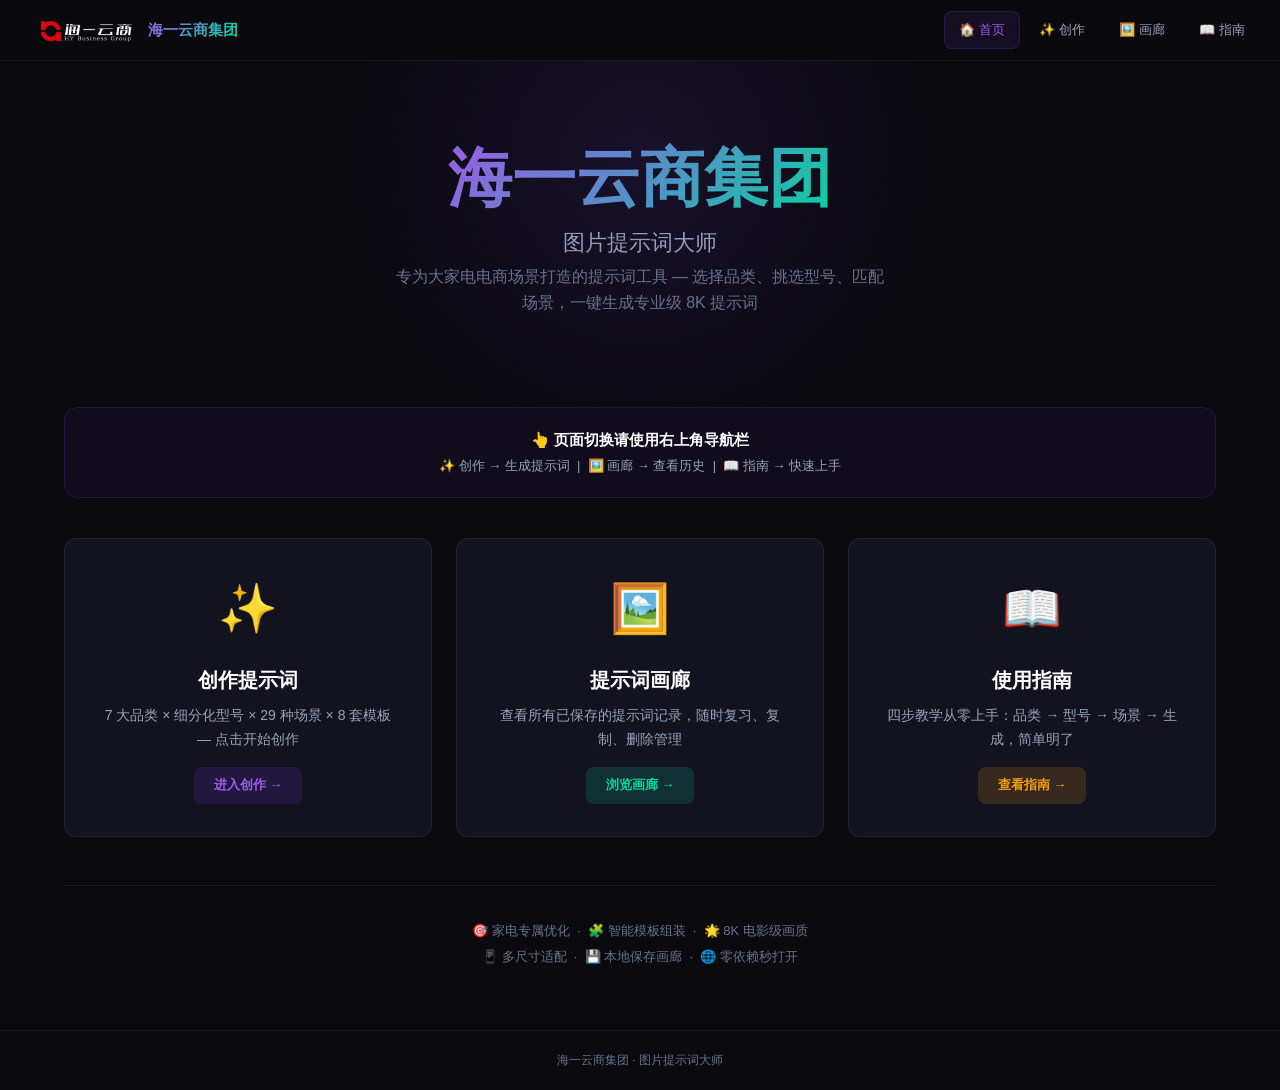
<file: index.html>
<!DOCTYPE html>
<html lang="zh-CN">
<head>
<meta charset="UTF-8">
<meta name="viewport" content="width=device-width,initial-scale=1.0">
<title>海一云商集团 — 图片提示词大师</title>
<style>/* 海一云商集团 - 图片提示词大师 样式表 */
:root {
  --bg: #0A0A0F;
  --surface: #131320;
  --border: rgba(255,255,255,0.06);
  --text: #E2E8F0;
  --text2: #94A3B8;
  --text3: #64748B;
  --violet: #7C3AED;
  --violet2: #9B5DE5;
  --teal: #06D6A0;
  --red: #EF4444;
  --amber: #F59E0B;
}
* { margin:0; padding:0; box-sizing:border-box; }
body {
  font-family: -apple-system, BlinkMacSystemFont, 'Segoe UI', 'PingFang SC', 'Microsoft YaHei', sans-serif;
  background: var(--bg);
  color: var(--text);
  min-height: 100vh;
  line-height: 1.6;
}
::-webkit-scrollbar { width:6px; }
::-webkit-scrollbar-track { background:transparent; }
::-webkit-scrollbar-thumb { background:rgba(124,58,237,0.3); border-radius:3px; }

/* === NAV === */
.nav { position:fixed; top:0; left:0; right:0; z-index:100; background:rgba(10,10,15,0.85); backdrop-filter:blur(20px); border-bottom:1px solid var(--border); }
.nav-inner { max-width:1400px; margin:0 auto; padding:0 20px; display:flex; align-items:center; justify-content:space-between; height:60px; }
.nav-logo { display:flex; align-items:center; gap:10px; text-decoration:none; }
.nav-logo img { height:32px; width:auto; }
.nav-logo span { font-size:15px; font-weight:700; background:linear-gradient(135deg, var(--violet2), var(--teal)); -webkit-background-clip:text; -webkit-text-fill-color:transparent; }
.nav-links { display:flex; gap:4px; }
.nav-link { display:inline-flex; align-items:center; gap:4px; padding:8px 14px; border-radius:8px; font-size:13px; font-weight:500; text-decoration:none; color:var(--text2); transition:all 0.2s; border:1px solid transparent; cursor:pointer; }
.nav-link:hover { color:var(--text); background:rgba(255,255,255,0.04); }
.nav-link.active { color:var(--violet2); background:rgba(124,58,237,0.1); border-color:rgba(124,58,237,0.2); }
.nav-link .icon { font-size:14px; }

/* === PAGES === */
.page { display:none; min-height:100vh; padding-top:60px; }
.page.active { display:block; }

/* === HERO/LANDING === */
.hero { position:relative; padding:80px 20px 60px; text-align:center; overflow:hidden; }
.hero::before { content:''; position:absolute; top:-200px; left:50%; transform:translateX(-50%); width:600px; height:600px; background:radial-gradient(circle, rgba(124,58,237,0.12) 0%, transparent 70%); }
.hero-badge { display:inline-flex; align-items:center; gap:8px; padding:6px 16px; border-radius:20px; background:rgba(19,19,32,0.6); border:1px solid var(--border); font-size:13px; color:var(--text2); margin-bottom:24px; }
.hero-badge .dot { width:8px; height:8px; border-radius:50%; background:var(--teal); animation:pulse 2s infinite; }
@keyframes pulse { 0%,100%{opacity:1} 50%{opacity:0.3} }
.hero h1 { font-size:clamp(28px,6vw,64px); font-weight:800; margin-bottom:8px; line-height:1.2; }
.hero h1 .white { color:#fff; }
.hero h1 .gradient { background:linear-gradient(135deg, var(--violet2), var(--teal)); -webkit-background-clip:text; -webkit-text-fill-color:transparent; }
.hero p.sub { font-size:clamp(15px,2.5vw,22px); color:var(--text2); margin-bottom:4px; }
.hero p.desc { font-size:clamp(13px,2vw,16px); color:var(--text3); max-width:500px; margin:0 auto 32px; }
.hero-actions { display:flex; flex-direction:row; justify-content:center; gap:16px; flex-wrap:wrap; margin-bottom:40px; }
.hero-actions .nav-icon { width:56px; height:56px; display:flex; align-items:center; justify-content:center; border-radius:14px; font-size:24px; text-decoration:none; background:var(--surface); border:1px solid var(--border); transition:all 0.25s; }
.hero-actions .nav-icon:hover { border-color:rgba(124,58,237,0.4); background:rgba(124,58,237,0.08); transform:translateY(-2px); }
.hero-pics { display:grid; grid-template-columns:repeat(3,1fr); gap:12px; max-width:700px; margin:0 auto; }
.hero-pic { border-radius:14px; aspect-ratio:4/3; border:1px solid var(--border); background:var(--surface); display:flex; align-items:center; justify-content:center; font-size:36px; opacity:0.5; }

/* === BUTTONS === */
.btn { display:inline-flex; align-items:center; gap:6px; padding:10px 24px; border-radius:10px; font-size:14px; font-weight:600; cursor:pointer; border:none; transition:all 0.25s; text-decoration:none; }
.btn-gradient { background:linear-gradient(135deg, var(--violet), #6D28D9); color:#fff; box-shadow:0 4px 20px rgba(124,58,237,0.3); }
.btn-gradient:hover { transform:translateY(-1px); box-shadow:0 6px 30px rgba(124,58,237,0.5); }
.btn-outline { background:rgba(255,255,255,0.04); border:1px solid var(--border); color:var(--text); }
.btn-outline:hover { background:rgba(255,255,255,0.08); }
.btn-sm { padding:6px 14px; font-size:12px; border-radius:7px; }
.btn-xs { padding:4px 10px; font-size:11px; border-radius:6px; }
.btn-icon { padding:8px; border-radius:8px; background:rgba(255,255,255,0.04); border:1px solid var(--border); color:var(--text2); cursor:pointer; font-size:16px; }

/* === CARDS === */
.card { background:var(--surface); border:1px solid var(--border); border-radius:12px; padding:16px; transition:all 0.25s; }
.card:hover { border-color:rgba(124,58,237,0.3); box-shadow:0 4px 20px rgba(124,58,237,0.08); }
.card-sm { padding:12px; border-radius:10px; }

/* === CREATE PAGE LAYOUT === */
.create-layout { display:grid; grid-template-columns:280px 1fr 380px; gap:16px; max-width:1500px; margin:0 auto; padding:16px 20px; min-height:calc(100vh - 140px); }
@media (max-width:1200px) { 
  .create-layout { grid-template-columns:260px 1fr; }
  .create-right { grid-column:1/-1; }
}
@media (max-width:768px) {
  .create-layout { grid-template-columns:1fr; }
}
.create-left, .create-mid, .create-right { display:flex; flex-direction:column; gap:12px; }

/* === TEMPLATE CARDS === */
.tpl-item { cursor:pointer; background:var(--surface); border:1px solid var(--border); border-radius:10px; padding:12px; margin-bottom:8px; transition:all 0.25s; }
.tpl-item:hover { border-color:rgba(124,58,237,0.3); }
.tpl-item.selected { border-color:var(--violet2); background:rgba(124,58,237,0.08); box-shadow:0 0 20px rgba(124,58,237,0.1); }
.tpl-item .tpl-header { display:flex; align-items:flex-start; gap:8px; }
.tpl-item .tpl-icon { font-size:18px; flex-shrink:0; }
.tpl-item .tpl-name { font-size:13px; font-weight:600; color:var(--text); }
.tpl-item.selected .tpl-name { color:var(--violet2); }
.tpl-item .tpl-desc { font-size:11px; color:var(--text3); margin-top:4px; }
.tpl-item .tpl-tag { display:inline-block; padding:2px 6px; border-radius:4px; font-size:10px; margin-right:4px; }
.tpl-item .tpl-tag.rec { background:rgba(6,214,160,0.1); color:var(--teal); border:1px solid rgba(6,214,160,0.2); }

/* === FORM === */
.form-group { margin-bottom:12px; }
.form-label { display:block; font-size:12px; color:var(--text2); margin-bottom:4px; font-weight:500; }
.form-input, .form-textarea { width:100%; padding:10px 12px; background:rgba(255,255,255,0.03); border:1px solid var(--border); border-radius:8px; color:var(--text); font-size:13px; font-family:inherit; outline:none; transition:border 0.2s; resize:none; }
.form-input:focus, .form-textarea:focus { border-color:rgba(124,58,237,0.5); box-shadow:0 0 0 3px rgba(124,58,237,0.08); background:rgba(255,255,255,0.05); }
.form-input::placeholder, .form-textarea::placeholder { color:var(--text3); }
.form-textarea { min-height:80px; }

/* === STYLE TAGS === */
.style-tags { display:flex; flex-wrap:wrap; gap:6px; }
.style-tag { padding:6px 12px; border-radius:6px; font-size:11px; cursor:pointer; border:1px solid var(--border); background:rgba(255,255,255,0.02); color:var(--text3); transition:all 0.2s; }
.style-tag:hover { border-color:rgba(255,255,255,0.12); color:var(--text2); }
.style-tag.active { background:rgba(124,58,237,0.12); border-color:rgba(124,58,237,0.3); color:var(--violet2); }

/* === GENERIC TAGS (品类/场景/氛围) === */
.tags { display:flex; flex-wrap:wrap; gap:8px; }
.tag { display:inline-flex; align-items:center; gap:4px; padding:8px 14px; border-radius:8px; font-size:13px; cursor:pointer; border:1px solid var(--border); background:rgba(255,255,255,0.03); color:var(--text2); transition:all 0.2s; user-select:none; }
.tag:hover { border-color:rgba(255,255,255,0.15); background:rgba(255,255,255,0.05); color:var(--text); }
.tag.active { background:rgba(124,58,237,0.12); border-color:rgba(124,58,237,0.35); color:var(--violet2); }

/* === RATIO TAGS === */
.ratio-tags { display:flex; flex-wrap:wrap; gap:6px; }
.ratio-tag { padding:6px 10px; border-radius:6px; font-size:11px; font-family:monospace; cursor:pointer; border:1px solid var(--border); background:rgba(255,255,255,0.02); color:var(--text3); transition:all 0.2s; }
.ratio-tag:hover { border-color:rgba(255,255,255,0.12); color:var(--text2); }
.ratio-tag.active { background:rgba(124,58,237,0.12); border-color:rgba(124,58,237,0.3); color:var(--violet2); }

/* === PROMPT PREVIEW === */
.prompt-box { background:rgba(0,0,0,0.3); border:1px solid var(--border); border-radius:10px; padding:14px; min-height:200px; max-height:400px; overflow-y:auto; font-size:13px; color:var(--text); white-space:pre-wrap; line-height:1.8; font-family:inherit; }
.prompt-box.empty { display:flex; align-items:center; justify-content:center; color:var(--text3); font-size:13px; min-height:200px; }
.prompt-stats { display:flex; gap:16px; font-size:11px; color:var(--text3); margin-top:8px; }
.prompt-edit { width:100%; background:rgba(0,0,0,0.3); border:1px solid var(--border); border-radius:10px; padding:14px; min-height:200px; font-size:13px; line-height:1.8; color:var(--text); resize:vertical; font-family:inherit; outline:none; }
.prompt-edit:focus { border-color:rgba(124,58,237,0.5); box-shadow:0 0 0 3px rgba(124,58,237,0.08); }
.prompt-placeholder { background:rgba(0,0,0,0.3); border:1px solid var(--border); border-radius:10px; padding:40px 14px; text-align:center; color:var(--text3); font-size:13px; min-height:200px; display:flex; align-items:center; justify-content:center; }

/* === IMAGE DISPLAY === */
.img-display { background:var(--surface); border:1px solid var(--border); border-radius:12px; overflow:hidden; }
.img-display .placeholder { display:flex; flex-direction:column; align-items:center; justify-content:center; padding:40px; color:var(--text3); }
.img-display .placeholder .icon { font-size:48px; margin-bottom:12px; }
.img-display img { width:100%; display:block; }
.img-actions { display:flex; gap:8px; padding:10px; background:rgba(0,0,0,0.5); }

/* === GALLERY === */
.gallery-grid { display:grid; grid-template-columns:repeat(auto-fill,minmax(260px,1fr)); gap:16px; max-width:1400px; margin:0 auto; padding:20px; }
.gallery-card { cursor:pointer; overflow:hidden; }
.gallery-card .thumb { aspect-ratio:4/3; background:rgba(0,0,0,0.3); overflow:hidden; }
.gallery-card .thumb img { width:100%; height:100%; object-fit:cover; transition:transform 0.3s; }
.gallery-card:hover .thumb img { transform:scale(1.05); }
.gallery-card .info { padding:10px; }
.gallery-card .info .prompt { font-size:11px; color:var(--text3); line-height:1.4; display:-webkit-box; -webkit-line-clamp:2; -webkit-box-orient:vertical; overflow:hidden; }
.gallery-card .info .date { font-size:10px; color:var(--text3); margin-top:4px; }
.gallery-empty { text-align:center; padding:80px 20px; }

/* === GUIDE === */
.guide-steps { display:grid; grid-template-columns:repeat(auto-fit,minmax(280px,1fr)); gap:16px; max-width:1200px; margin:0 auto; padding:20px; }
.guide-step { padding:24px; }
.guide-step .step-num { width:40px; height:40px; border-radius:10px; background:rgba(124,58,237,0.15); display:flex; align-items:center; justify-content:center; font-size:14px; font-weight:700; color:var(--violet2); margin-bottom:12px; }
.guide-step h3 { font-size:16px; margin-bottom:8px; }
.guide-step p { font-size:13px; color:var(--text2); line-height:1.6; }
.guide-step ul { margin-top:12px; padding-left:16px; }
.guide-step li { font-size:12px; color:var(--text3); margin-bottom:4px; }
.guide-title { text-align:center; padding:40px 20px 20px; }

/* === MODAL === */
.modal-overlay { position:fixed; inset:0; z-index:200; background:rgba(0,0,0,0.6); backdrop-filter:blur(4px); display:flex; align-items:center; justify-content:center; padding:20px; }
.modal-content { background:var(--surface); border:1px solid var(--border); border-radius:16px; max-width:700px; width:100%; max-height:80vh; overflow-y:auto; }
.modal-header { display:flex; align-items:center; justify-content:space-between; padding:16px 20px; border-bottom:1px solid var(--border); }
.modal-header h3 { font-size:15px; }
.modal-close { background:none; border:none; color:var(--text2); cursor:pointer; font-size:20px; padding:4px; }
.modal-body { padding:20px; }
.modal-body img { width:100%; border-radius:10px; margin-bottom:16px; }
.modal-body .mprompt { background:rgba(0,0,0,0.3); border-radius:10px; padding:12px; font-size:12px; color:var(--text3); white-space:pre-wrap; max-height:160px; overflow-y:auto; margin-bottom:12px; }

/* === SPINNER === */
.spinner { width:40px; height:40px; border:3px solid rgba(124,58,237,0.15); border-top-color:var(--violet2); border-radius:50%; animation:spin 0.8s linear infinite; margin:0 auto 12px; }
@keyframes spin { to{transform:rotate(360deg)} }
.gen-status { text-align:center; padding:30px; }

/* === TOAST === */
.toast { position:fixed; bottom:24px; left:50%; transform:translateX(-50%); background:var(--surface); border:1px solid var(--border); padding:10px 20px; border-radius:10px; font-size:13px; z-index:300; animation:toastIn 0.3s ease; }
@keyframes toastIn { from{opacity:0;transform:translateX(-50%) translateY(10px)} to{opacity:1;transform:translateX(-50%) translateY(0)} }

/* === FOOTER === */
.footer { border-top:1px solid var(--border); padding:20px; text-align:center; font-size:12px; color:var(--text3); }

/* === FEATURE CARDS === */
.feature-grid { align-items:stretch; }
.feature-grid .card { min-height:160px; height:100%; }
/* === RESPONSIVE === */
@media (max-width:640px) { .feature-grid { grid-template-columns:1fr!important; } }
@media (max-width:640px) {
  .nav-link span.label { display:none; }
  .nav-link { padding:8px 10px; }
  .hero { padding:60px 16px 40px; }
  .hero-pics { grid-template-columns:1fr; max-width:300px; }
  .guide-steps { grid-template-columns:1fr; }
  .gallery-grid { grid-template-columns:repeat(auto-fill,minmax(160px,1fr)); gap:10px; padding:12px; }
}
</style>
</head>
<body>
<nav class="nav"><div class="nav-inner">
<a href="javascript:void(0)" class="nav-logo" onclick="showPage('home')"><img src="[data-uri]" alt="海一云商集团"><span>海一云商集团</span></a>
<div class="nav-links"><span class="nav-link active" id="nav-home" style="cursor:pointer" onclick="showPage('home')">🏠 <span class="label">首页</span></span><span class="nav-link" id="nav-create" style="cursor:pointer" onclick="showPage('create')">✨ <span class="label">创作</span></span><span class="nav-link" id="nav-gallery" style="cursor:pointer" onclick="showPage('gallery')">🖼️ <span class="label">画廊</span></span><span class="nav-link" id="nav-guide" style="cursor:pointer" onclick="showPage('guide')">📖 <span class="label">指南</span></span></div></div></nav>
<div class="page active" id="page-home">
<div class="hero"><h1><span class="gradient">海一云商集团</span></h1><p class="sub">图片提示词大师</p><p class="desc">专为大家电电商场景打造的提示词工具 — 选择品类、挑选型号、匹配场景，一键生成专业级 8K 提示词</p></div>

<div style="max-width:1200px;margin:0 auto;padding:0 24px 60px">

<!-- 操作提示 -->
<div style="text-align:center;margin-bottom:40px;padding:20px;background:rgba(124,58,237,0.06);border:1px solid rgba(124,58,237,0.15);border-radius:14px">
<div style="font-size:15px;font-weight:600;color:#fff;margin-bottom:4px">👆 页面切换请使用右上角导航栏</div>
<div style="font-size:13px;color:var(--text2)">✨ 创作 → 生成提示词 &nbsp;|&nbsp; 🖼️ 画廊 → 查看历史 &nbsp;|&nbsp; 📖 指南 → 快速上手</div>
</div>

<!-- 三大入口 -->
<div style="display:grid;grid-template-columns:repeat(auto-fit,minmax(320px,1fr));gap:24px;margin-bottom:48px">

<div class="card" style="padding:32px;cursor:pointer;text-align:center;transition:all 0.3s" onclick="showPage('create')" onmouseover="this.style.borderColor='rgba(124,58,237,0.5)';this.style.transform='translateY(-4px)'" onmouseout="this.style.borderColor='rgba(255,255,255,0.06)';this.style.transform='translateY(0)'">
<div style="font-size:48px;margin-bottom:16px">✨</div>
<div style="font-size:20px;font-weight:700;margin-bottom:8px;color:#fff">创作提示词</div>
<div style="font-size:14px;color:var(--text2);line-height:1.7;margin-bottom:16px">7 大品类 × 细分化型号 × 29 种场景 × 8 套模板 — 点击开始创作</div>
<div style="display:inline-block;padding:8px 20px;background:rgba(124,58,237,0.15);color:var(--violet2);border-radius:8px;font-size:13px;font-weight:600">进入创作 →</div>
</div>

<div class="card" style="padding:32px;cursor:pointer;text-align:center;transition:all 0.3s" onclick="showPage('gallery')" onmouseover="this.style.borderColor='rgba(6,214,160,0.5)';this.style.transform='translateY(-4px)'" onmouseout="this.style.borderColor='rgba(255,255,255,0.06)';this.style.transform='translateY(0)'">
<div style="font-size:48px;margin-bottom:16px">🖼️</div>
<div style="font-size:20px;font-weight:700;margin-bottom:8px;color:#fff">提示词画廊</div>
<div style="font-size:14px;color:var(--text2);line-height:1.7;margin-bottom:16px">查看所有已保存的提示词记录，随时复习、复制、删除管理</div>
<div style="display:inline-block;padding:8px 20px;background:rgba(6,214,160,0.15);color:var(--teal);border-radius:8px;font-size:13px;font-weight:600">浏览画廊 →</div>
</div>

<div class="card" style="padding:32px;cursor:pointer;text-align:center;transition:all 0.3s" onclick="showPage('guide')" onmouseover="this.style.borderColor='rgba(245,158,11,0.5)';this.style.transform='translateY(-4px)'" onmouseout="this.style.borderColor='rgba(255,255,255,0.06)';this.style.transform='translateY(0)'">
<div style="font-size:48px;margin-bottom:16px">📖</div>
<div style="font-size:20px;font-weight:700;margin-bottom:8px;color:#fff">使用指南</div>
<div style="font-size:14px;color:var(--text2);line-height:1.7;margin-bottom:16px">四步教学从零上手：品类 → 型号 → 场景 → 生成，简单明了</div>
<div style="display:inline-block;padding:8px 20px;background:rgba(245,158,11,0.15);color:var(--amber);border-radius:8px;font-size:13px;font-weight:600">查看指南 →</div>
</div>

</div>

<!-- 亮点摘要 -->
<div style="text-align:center;padding-top:32px;border-top:1px solid var(--border)">
<div style="font-size:13px;color:var(--text3);line-height:2">
🎯 家电专属优化 &nbsp;·&nbsp; 🧩 智能模板组装 &nbsp;·&nbsp; 🌟 8K 电影级画质<br>
📱 多尺寸适配 &nbsp;·&nbsp; 💾 本地保存画廊 &nbsp;·&nbsp; 🌐 零依赖秒打开
</div>
</div>

</div></div>
<div class="page" id="page-create"><div class="create-layout">
<div><div class="card" style="margin-bottom:12px"><div style="display:flex;justify-content:space-between;align-items:center;margin-bottom:12px"><span style="font-size:13px;font-weight:600">📋 模板选择</span><div><button class="btn btn-xs btn-outline" onclick="selectAllTpl()">全选</button><button class="btn btn-xs btn-outline" onclick="deselectAllTpl()">取消</button></div></div><div id="tpl-list"></div></div><div class="card card-sm" style="margin-bottom:12px"><div style="font-size:11px;color:var(--text2);margin-bottom:8px">🎨 风格预设</div><div class="style-tags" id="style-tags"></div></div><div class="card card-sm"><div style="font-size:11px;color:var(--text2);margin-bottom:8px">📐 宽高比</div><div class="ratio-tags" id="ratio-tags"></div></div></div>
<div><div class="card"><div style="font-size:13px;font-weight:600;margin-bottom:12px;display:flex;align-items:center;gap:8px"><span style="background:rgba(124,58,237,0.12);color:var(--violet2);padding:2px 10px;border-radius:6px;font-size:11px">第一步</span> 选择产品品类</div><div class="tags" id="category-options" style="margin-bottom:4px"></div></div>
    
<div class="card"><div style="font-size:13px;font-weight:600;margin-bottom:12px;display:flex;align-items:center;gap:8px"><span style="background:rgba(124,58,237,0.12);color:var(--violet2);padding:2px 10px;border-radius:6px;font-size:11px">第二步</span> 选择产品类型</div><div id="type-options-row"></div><div id="type-detail"></div><div id="custom-product-row" style="display:none;margin-top:8px"><input class="form-input" id="inp-custom-product" placeholder="输入产品描述..." oninput="updateCustomProduct()"></div></div>

<div class="card"><div style="font-size:13px;font-weight:600;margin-bottom:12px;display:flex;align-items:center;gap:8px"><span style="background:rgba(124,58,237,0.12);color:var(--violet2);padding:2px 10px;border-radius:6px;font-size:11px">第三步</span> 选择场景环境</div><div class="tags" id="scene-options"></div><div id="custom-scene-row" style="display:none;margin-top:8px"><input class="form-input" id="inp-custom-scene" placeholder="输入场景描述..." oninput="updateCustomScene()"></div></div>

<div class="card"><div style="font-size:13px;font-weight:600;margin-bottom:12px;display:flex;align-items:center;gap:8px"><span style="background:rgba(124,58,237,0.12);color:var(--violet2);padding:2px 10px;border-radius:6px;font-size:11px">第四步</span> 选择氛围（可选）</div><div class="tags" id="mood-options"></div><div id="custom-mood-row" style="display:none;margin-top:8px"><input class="form-input" id="inp-custom-mood" placeholder="输入氛围描述..." oninput="updateCustomMood()"></div></div></div>
<div><div class="card" style="margin-bottom:12px"><div style="display:flex;justify-content:space-between;align-items:center;margin-bottom:12px"><span style="font-size:13px;font-weight:600">📝 提示词 <span style="font-size:10px;color:var(--text3)">（可编辑）</span></span><div><button class="btn btn-sm btn-outline" style="color:var(--violet2)" onclick="generatePrompt(false)">生成提示词</button><button class="btn btn-sm btn-outline" style="color:var(--teal)" onclick="generatePrompt(true)">⚡ 一键优化</button></div></div><div id="prompt-area"></div><div style="display:flex;gap:6px;margin-top:10px"><button class="btn btn-sm btn-outline" onclick="copyPrompt()">📋 复制提示词</button><button class="btn btn-sm btn-outline" onclick="clearPrompt()">🗑️ 清空</button><button class="btn btn-sm btn-outline" onclick="savePrompt()">💾 保存</button><span id="prompt-chars" style="font-size:11px;color:var(--text3);margin-left:auto;align-self:center"></span></div></div></div></div></div>
<div class="page" id="page-gallery"><div style="max-width:1400px;margin:0 auto;padding:16px 20px"><div style="display:flex;justify-content:space-between;align-items:center;margin-bottom:16px"><h2 style="font-size:22px">🖼️ 提示词画廊</h2><button class="btn btn-sm btn-gradient" onclick="showPage('create')">✨ 创作新提示词</button></div><div class="gallery-grid" id="gallery-grid"><div style="grid-column:1/-1;text-align:center;padding:80px 20px"><div style="font-size:64px;margin-bottom:16px">📝</div><h3>还没有保存的提示词</h3><p style="color:var(--text3);margin:12px 0 20px">前往创作页面生成提示词并保存</p><button class="btn btn-gradient" onclick="showPage('create')">✨ 开始创作</button></div></div></div></div>
<div class="page" id="page-guide"><div class="guide-container"><div class="guide-title"><h1 style="font-size:28px"><span class="gradient" style="background:linear-gradient(135deg,var(--violet2),var(--teal));-webkit-background-clip:text;-webkit-text-fill-color:transparent">快速使用指南</span></h1><p style="color:var(--text3);margin-top:8px">四步上手，轻松生成专业级家电电商提示词</p></div><div class="guide-steps"><div class="guide-step"><div class="step-num">1</div><h3>选择产品品类</h3><p style="font-size:13px;color:var(--text2);margin-top:8px">进入创作页面，从冰箱、空调、洗衣机等 7 大家电品类中选择目标品类。</p></div><div class="guide-step"><div class="step-num">2</div><h3>选择具体型号</h3><p style="font-size:13px;color:var(--text2);margin-top:8px">选定品类后，从细化列表中挑选具体型号，查看容量、功率、尺寸等参数。</p></div><div class="guide-step"><div class="step-num">3</div><h3>匹配场景氛围</h3><p style="font-size:13px;color:var(--text2);margin-top:8px">从 29 种场景和 14 种氛围中选择，让产品融入理想的使用环境。</p></div><div class="guide-step"><div class="step-num">4</div><h3>生成 & 优化提示词</h3><p style="font-size:13px;color:var(--text2);margin-top:8px">8 套模板自由组合，点击"生成提示词"或"一键优化"，即可获得可直接使用的专业提示词。</p></div></div><div style="text-align:center;padding:40px 20px;border-top:1px solid var(--border);margin-top:20px"><div style="font-size:18px;font-weight:600;margin-bottom:6px;color:#fff">👆 点击右上角「✨ 创作」开始</div><div style="font-size:13px;color:var(--text2)">选择品类 → 选择型号 → 匹配场景 → 生成提示词 → 复制使用</div></div></div></div>
<footer class="footer">海一云商集团 · 图片提示词大师</footer>
<script>// 海一云商集团 - 图片提示词大师（产品细化版）
// ===== 产品细化数据库 =====
var PRODUCT_CATEGORIES = [
  { id:'fridge', name:'冰箱', icon:'🧊', desc:'冰箱类产品' },
  { id:'ac', name:'空调', icon:'❄️', desc:'空调类产品' },
  { id:'washer', name:'洗衣机', icon:'🫧', desc:'洗衣类产品' },
  { id:'hood', name:'油烟机', icon:'💨', desc:'厨房电器' },
  { id:'tv', name:'电视', icon:'📺', desc:'影音电器' },
  { id:'water', name:'热水器', icon:'🔥', desc:'热水设备' },
  { id:'dish', name:'洗碗机', icon:'🍽️', desc:'清洁电器' },
  { id:'custom', name:'✏️ 自定义', icon:'✏️', desc:'自己输入任意产品' },
];

// 冰箱细化
var FRIDGE_TYPES = [
  { id:'side-by-side', name:'对开门冰箱', desc:'左右对开双门，大容量，适合大户型', size:'600L-800L', dims:'宽90-100cm × 高175-180cm × 深65-75cm' },
  { id:'french-4', name:'法式四门冰箱', desc:'上对开+下抽屉，分区精细，高端定位', size:'500L-700L', dims:'宽80-90cm × 高175-180cm × 深65-75cm' },
  { id:'french-5', name:'法式五门冰箱', desc:'上对开+双抽屉+变温室，极致分区', size:'550L-750L', dims:'宽85-95cm × 高175-180cm × 深70-78cm' },
  { id:'cross-4', name:'十字对开门', desc:'上冷藏下冷冻十字分割，中式厨房首选', size:'450L-650L', dims:'宽75-85cm × 高175-180cm × 深65-72cm' },
  { id:'twin', name:'双门冰箱', desc:'传统上下双门，经济实惠', size:'180L-350L', dims:'宽55-65cm × 高140-170cm × 深55-65cm' },
  { id:'triple', name:'三门冰箱', desc:'冷藏+冷冻+变温，家庭实用之选', size:'250L-400L', dims:'宽60-70cm × 高170-180cm × 深60-70cm' },
  { id:'mini', name:'迷你冰箱', desc:'单门小容量，宿舍办公室适用', size:'50L-120L', dims:'宽45-55cm × 高50-85cm × 深45-55cm' },
  { id:'wine', name:'酒柜/雪茄柜', desc:'恒温恒湿，专业储酒', size:'50-200瓶', dims:'宽60cm × 高80-180cm × 深55-65cm' },
  { id:'built-in', name:'嵌入式冰箱', desc:'隐藏式安装，与橱柜一体', size:'250L-600L', dims:'宽60/90cm标准柜体 × 高177cm × 深55cm' },
];

// 空调细化
var AC_TYPES = [
  { id:'split-wall', name:'壁挂式空调', desc:'挂机，卧室书房首选，不占地面', power:'1匹-2匹', dims:'内机宽80-100cm × 高30cm × 深20cm' },
  { id:'split-floor', name:'立柜式空调', desc:'柜机，客厅大空间，出风量大', power:'2匹-5匹', dims:'宽35-50cm × 高180cm × 深35-45cm' },
  { id:'central-duct', name:'风管机/一拖一', desc:'隐藏安装，美观大方', power:'1.5匹-5匹', dims:'吊顶隐藏，出风口60×15cm' },
  { id:'central-multi', name:'中央空调多联机', desc:'一拖多，全屋恒温', power:'4匹-20匹', dims:'外机大，内机隐藏于吊顶' },
  { id:'portable', name:'移动空调', desc:'免安装，可移动，租房适用', power:'1匹-2匹', dims:'宽35-45cm × 高70-80cm × 深35-45cm' },
  { id:'window', name:'窗式空调', desc:'一体机，老旧机型，安装简单', power:'1匹-2匹', dims:'宽60-80cm × 高40-50cm × 深60-70cm' },
];

// 洗衣机细化
var WASHER_TYPES = [
  { id:'front-10', name:'滚筒洗衣机10kg', desc:'主流大容量，省水护衣', capacity:'10kg', dims:'宽60cm × 高85cm × 深55-65cm' },
  { id:'front-12', name:'滚筒洗衣机12kg+', desc:'超大容量，床单窗帘轻松洗', capacity:'12-15kg', dims:'宽60cm × 高85cm × 深65-75cm' },
  { id:'front-mini', name:'迷你滚筒', desc:'小型滚筒，单身公寓适用', capacity:'3-6kg', dims:'宽40-50cm × 高70-85cm × 深45-55cm' },
  { id:'top-8', name:'波轮洗衣机8-10kg', desc:'上开门，取放方便，老人友好', capacity:'8-10kg', dims:'宽55-60cm × 高90-100cm × 深55-60cm' },
  { id:'top-mini', name:'波轮迷你洗衣机', desc:'小容量，内衣婴儿衣物专用', capacity:'1-3kg', dims:'宽35-45cm × 高50-70cm × 深35-45cm' },
  { id:'washer-dryer', name:'洗烘一体机', desc:'洗衣+烘干，节省空间', capacity:'8-12kg洗/5-8kg烘', dims:'宽60cm × 高85cm × 深60-70cm' },
  { id:'dryer-heat', name:'热泵烘干机', desc:'独立烘干，热泵节能，护理衣物', capacity:'8-12kg', dims:'宽60cm × 高85cm × 深60-70cm' },
  { id:'twin-tub', name:'双缸洗衣机', desc:'传统双桶，一边洗一边甩干', capacity:'8-12kg', dims:'宽70-80cm × 高90-100cm × 深45-50cm' },
  { id:'stacked', name:'洗烘叠放套装', desc:'洗衣机+烘干机上下叠放', capacity:'各10kg', dims:'宽60cm × 高170-180cm × 深65cm' },
];

// 油烟机细化
var HOOD_TYPES = [
  { id:'side-suction', name:'侧吸式油烟机', desc:'近吸不碰头，油烟不过脸', power:'20-25m³/min', dims:'宽70-90cm × 高50-70cm × 深35-45cm' },
  { id:'top-suction', name:'顶吸式/T型', desc:'传统欧式，拢烟范围广', power:'18-24m³/min', dims:'宽70-90cm × 高50-70cm × 深50-55cm' },
  { id:'slim-integrated', name:'集成灶', desc:'烟灶蒸烤一体，省空间', power:'17-22m³/min', dims:'宽90cm × 高80cm × 深60cm' },
  { id:'lift', name:'升降式油烟机', desc:'自动升降，隐藏美观', power:'19-23m³/min', dims:'宽70-90cm × 升降高度可调' },
];

// 电视细化
var TV_TYPES = [
  { id:'oled-55', name:'55英寸OLED电视', desc:'自发光，无限对比度', screen:'55英寸', dims:'宽122cm × 高71cm × 深5cm(不含底座)' },
  { id:'oled-65', name:'65英寸OLED电视', desc:'大屏OLED，影院级体验', screen:'65英寸', dims:'宽144cm × 高83cm × 深5cm' },
  { id:'oled-77', name:'77英寸OLED电视', desc:'巨幕OLED，极致沉浸', screen:'77英寸', dims:'宽172cm × 高99cm × 深5cm' },
  { id:'mini-65', name:'65英寸MiniLED', desc:'千级分区背光，高亮度', screen:'65英寸', dims:'宽144cm × 高83cm × 深8cm' },
  { id:'mini-75', name:'75英寸MiniLED', desc:'大屏高分区，旗舰之选', screen:'75英寸', dims:'宽167cm × 高96cm × 深8cm' },
  { id:'mini-85', name:'85英寸MiniLED', desc:'巨幕旗舰，影院级', screen:'85英寸', dims:'宽189cm × 高109cm × 深8cm' },
  { id:'lcd-55', name:'55英寸液晶电视', desc:'入门级大屏，性价比', screen:'55英寸', dims:'宽123cm × 高72cm × 深8cm' },
  { id:'projector', name:'4K激光投影仪', desc:'短焦投影，120英寸巨幕', screen:'100-150英寸可调', dims:'主机宽40-50cm × 高10-15cm × 深30-40cm' },
];

// 热水器细化
var WATER_TYPES = [
  { id:'gas-13', name:'燃气热水器13L', desc:'即开即热，适合一厨一卫', capacity:'13L/min', dims:'宽35cm × 高55cm × 深16cm' },
  { id:'gas-16', name:'燃气热水器16L', desc:'大水量，一厨两卫', capacity:'16L/min', dims:'宽37cm × 高57cm × 深16cm' },
  { id:'elec-60', name:'电热水器60L', desc:'储水式，2-3人使用', capacity:'60L', dims:'圆桶直径40cm × 长70-80cm / 扁桶宽80cm×高50cm' },
  { id:'elec-80', name:'电热水器80L', desc:'大容量，3-4人使用', capacity:'80L', dims:'圆桶直径45cm × 长80-90cm / 扁桶宽90cm×高55cm' },
  { id:'elec-100', name:'电热水器100L', desc:'超大容量，4-5人使用', capacity:'100L', dims:'圆桶直径48cm × 长100cm' },
  { id:'tankless', name:'即热式电热水器', desc:'无限热水，小巧省空间', capacity:'即热不限量', dims:'宽30-40cm × 高25-35cm × 深10-15cm' },
  { id:'air-200', name:'空气能热水器200L', desc:'热泵节能，适合别墅', capacity:'200-300L', dims:'水箱直径50cm×高150cm + 外机80×60×30cm' },
  { id:'solar', name:'太阳能热水器', desc:'屋顶安装，节能环保', capacity:'150-300L', dims:'集热板2-4㎡ + 水箱圆桶直径50cm×高150cm' },
];

// 洗碗机细化
var DISH_TYPES = [
  { id:'dish-8', name:'台式洗碗机6-8套', desc:'台式免安装，小家庭适用', capacity:'6-8套', dims:'宽55cm × 高45-50cm × 深50cm' },
  { id:'dish-13', name:'嵌入式洗碗机13套', desc:'标准尺寸，3-5口之家', capacity:'13套', dims:'宽60cm × 高77.5cm × 深55-60cm' },
  { id:'dish-15', name:'嵌入式洗碗机15套+', desc:'超大容量，锅具可洗', capacity:'15-17套', dims:'宽60cm × 高77.5cm × 深65-70cm' },
  { id:'dish-drawer', name:'抽屉式洗碗机', desc:'下拉开门，不弯腰', capacity:'6-8套', dims:'宽60cm × 高40-45cm × 深55cm' },
  { id:'dish-sink', name:'水槽洗碗机', desc:'水槽一体，果蔬海鲜清洗', capacity:'6-7套', dims:'替换水槽，长80-90cm×宽45cm' },
];

// 场景数据
var SCENES = [
  { id:'livingroom', icon:'🛋️', name:'客厅', desc:'现代简约客厅，浅色木地板，落地窗自然光，灰色布艺沙发旁' },
  { id:'bedroom', icon:'🛏️', name:'卧室', desc:'温馨卧室，暖色调墙面，实木床头柜，柔和的晨光从窗帘透入' },
  { id:'kitchen', icon:'🍳', name:'厨房', desc:'开放式现代厨房，白色大理石台面，深灰色橱柜，暖色射灯照明' },
  { id:'balcony', icon:'🌿', name:'阳台', desc:'半封闭阳台，白色瓷砖地面，绿植点缀，午后自然光线充足' },
  { id:'bathroom', icon:'🛁', name:'卫生间', desc:'现代简约卫生间，浅灰防滑地砖，白色洁具，柔和的镜前灯光' },
  { id:'studio', icon:'📸', name:'摄影棚白底', desc:'专业产品摄影棚，纯白无缝背景，柔光箱左右打光，产品悬浮展示' },
  { id:'office', icon:'💼', name:'办公室', desc:'现代办公空间，落地玻璃窗，简约办公家具，自然光+顶灯混合照明' },
  { id:'park', icon:'🌳', name:'城市公园', desc:'城市公园草坪，绿树成荫，远处现代建筑，晴好天气自然光束洒落' },
  { id:'rooftop', icon:'🏙️', name:'天台露台', desc:'高层屋顶露台，木质甲板地面，城市天际线背景，黄昏金色暖光' },
  { id:'garden', icon:'🌺', name:'私家花园', desc:'私家花园庭院，石板小径蜿蜒，花草环绕，斑驳阳光洒落藤架下' },
  { id:'cafe', icon:'☕', name:'文艺咖啡厅', desc:'复古工业风咖啡厅，裸露砖墙与铁艺灯具，暖黄钨丝灯光，吧台木质纹理' },
  { id:'hotel', icon:'🏨', name:'酒店大堂', desc:'五星级酒店大堂，大理石地面倒映水晶吊灯，金属质感前台，奢华氛围' },
  { id:'pool', icon:'🏊', name:'泳池边', desc:'室外无边泳池，水面波光粼粼，白色躺椅与遮阳伞，远处海天一色' },
  { id:'beach', icon:'🏖️', name:'海滩', desc:'热带白沙滩，碧蓝海水拍岸，棕榈树摇曳，金色夕阳余晖洒满沙滩' },
  { id:'snow', icon:'❄️', name:'雪景庭院', desc:'冬日庭院，白雪覆盖松枝，木屋暖黄灯光从窗户透出，静谧暖意' },
  { id:'space', icon:'🚀', name:'太空舱', desc:'未来感太空舱内部，全息投影控制面板，冷蓝色氛围灯带，窗外是浩瀚星云' },
  { id:'cyberpunk', icon:'🌃', name:'赛博朋克都市', desc:'霓虹灯闪烁的未来都市，湿漉漉的街道倒映全息广告，高耸摩天大楼，蓝紫色调' },
  { id:'library', icon:'📚', name:'古典书房', desc:'英式古典书房，深色橡木书柜满墙，皮革沙发，壁炉火光摇曳，暖色台灯' },
  { id:'greenhouse', icon:'🌿', name:'玻璃花房', desc:'维多利亚风格玻璃温室，藤蔓植物攀爬铁艺框架，斑驳阳光透过玻璃穹顶洒落' },
  { id:'mountain', icon:'⛰️', name:'雪山木屋', desc:'阿尔卑斯山间木屋，窗外白雪皑皑的雪山，壁炉里松木燃烧，温暖舒适的氛围' },
  { id:'museum', icon:'🏛️', name:'艺术展馆', desc:'现代艺术展馆，白色极简空间，射灯精准打光，大理石地板反射柔光' },
  { id:'subway', icon:'🚇', name:'未来地铁站', desc:'超现实未来地铁站，弧形金属穹顶，冷白LED灯带，全息广告屏幕闪烁' },
  { id:'desert', icon:'🏜️', name:'沙漠黄昏', desc:'金色沙漠沙丘起伏，夕阳巨大如盘悬挂地平线，长影子拉出戏剧性光影' },
  { id:'forest', icon:'🌲', name:'迷雾森林', desc:'晨雾缭绕的红杉森林，阳光穿透雾气形成丁达尔光束，苔藓覆盖的巨石旁' },
  { id:'underwater', icon:'🌊', name:'海底世界', desc:'深蓝海底，珊瑚礁五彩斑斓，阳光从水面折射成光柱，热带鱼群游过' },
  { id:'vintage', icon:'📻', name:'复古公寓', desc:'1920年代Art Deco风格公寓，几何图案壁纸，黄铜灯具与装饰，留声机旁温暖色调' },
  { id:'rain', icon:'🌧️', name:'雨夜街道', desc:'雨夜城市街角，霓虹灯在湿滑路面上映出倒影，玻璃窗上雨滴滑落，朦胧光晕' },
  { id:'factory', icon:'🏭', name:'工业厂房', desc:'Loft工业风空间，裸露红砖墙与钢结构，高挑空大窗自然光，混凝土地面' },
  { id:'japan', icon:'🏯', name:'日式庭院', desc:'枯山水禅意庭院，白沙耙纹环绕青苔石组，竹篱与枫树，静谧与侘寂之美' },
  { id:'custom', icon:'✏️', name:'自定义输入', desc:'自己输入任意场景描述' },
];

// 氛围数据
var MOODS = [
  { id:'warm', icon:'☀️', name:'温馨暖调', desc:'温暖的金色光线，柔和舒适的家居氛围' },
  { id:'clean', icon:'✨', name:'清爽干净', desc:'明亮的白色调，干净利落，一尘不染的清新感' },
  { id:'luxury', icon:'💎', name:'高端奢华', desc:'深色调背景，戏剧性金属灯光，高级质感' },
  { id:'natural', icon:'🌿', name:'自然清新', desc:'自然光线，绿色植物点缀，生机勃勃的户外感' },
  { id:'tech', icon:'🔮', name:'科技未来', desc:'冷色调灯光，蓝色氛围，未来科技感十足' },
  { id:'minimal', icon:'⬜', name:'极简主义', desc:'大量留白，极简构图，纯粹干净的高级感' },
  { id:'romantic', icon:'🌅', name:'浪漫黄昏', desc:'金色暮光穿透窗纱，温暖剪影，柔和浪漫' },
  { id:'morning', icon:'🌄', name:'清新早晨', desc:'清晨第一缕阳光，露珠微光，雾气朦胧，万物初醒' },
  { id:'storm', icon:'⛈️', name:'暴风雨前', desc:'乌云压顶，远处闪电微光，空气中有电的张力，戏剧性光影' },
  { id:'neon', icon:'💜', name:'霓虹迷幻', desc:'霓虹灯管发出的粉紫蓝光，赛博朋克氛围，朦胧而迷离' },
  { id:'cozy', icon:'🕯️', name:'温馨烛光', desc:'烛光摇曳，暗调温馨，柔和的橙色暖光，舒适亲密' },
  { id:'retro', icon:'📽️', name:'复古胶片', desc:'胶片颗粒质感，褪色暖调，略带过曝，怀旧电影感' },
  { id:'ethereal', icon:'🌌', name:'梦幻仙境', desc:'柔焦光晕，星尘粒子漂浮，蓝紫与粉色渐变，空灵飘渺' },
  { id:'cinematic', icon:'🎬', name:'电影史诗', desc:'宽银幕史诗感，戏剧性光影对比，大气磅礴的视觉张力' },
  { id:'custom', icon:'✏️', name:'自定义输入', desc:'自己输入任意氛围描述' },
];

// 模板数据
var TPL = [
  { id:1, name:'万能通用模板', short:'万能通用', icon:'✨', desc:'最常用，适配所有场景',
    boosters:['杰作级作品','最佳画质','超精细细节','极致逼真效果','8K超高清分辨率','锐利焦点','精妙细节呈现','电影级光影效果','景深表现','立体雾效','光线追踪技术','极度精细的高分辨率画面','照片级真实感'] },
  { id:2, name:'产品特写模板', short:'产品特写', icon:'📷', desc:'突出产品细节和质感',
    boosters:['超写实产品摄影','8K分辨率','微距镜头','逼真材质纹理','精细表面细节','清晰对焦','复杂细节处理','电影级光影','8K超高清画质','商业产品摄影风格'] },
  { id:3, name:'场景融入模板', short:'场景融入', icon:'🏠', desc:'产品融入家居环境',
    boosters:['真实家居环境','自然光线照明','温馨居家氛围','8K分辨率','极致精细画质','生活化场景构图','柔和散射光','浅景深虚化背景','专业室内摄影'] },
  { id:4, name:'商业广告模板', short:'商业广告', icon:'💎', desc:'广告大片风格，突出品牌感',
    boosters:['商业广告摄影','极具视觉冲击力','戏剧性灯光效果','8K超高清分辨率','专业影棚拍摄','锐利对焦','极致细节呈现','杂志级画质','高端品牌调性'] },
  { id:5, name:'悬浮展示模板', short:'悬浮展示', icon:'🪄', desc:'产品悬浮空中，极简背景',
    boosters:['产品悬浮漂浮','纯白无缝背景','360度展示','8K分辨率','8K HDR画质','焦点锐利','产品细节清晰可见','极简构图','商业白底图'] },
  { id:6, name:'电商主图模板', short:'电商主图', icon:'🛒', desc:'电商平台主图风格',
    boosters:['电商产品主图','白色背景','产品居中构图','8K产品级摄影','工作室级画质','清晰对焦','色彩还原准确','8K超高清画质','适合电商平台展示'] },
  { id:7, name:'8K分辨率词', short:'分辨率词', icon:'🔍', desc:'必加高权重分辨率词',
    boosters:['8K超高清','8K分辨率','细节极其丰富','超精细画质'] },
  { id:8, name:'画质增强词', short:'画质增强', icon:'🎨', desc:'极致提升效果',
    boosters:['杰作级作品','品质卓越','画面焦点清晰锐利','细节处理精妙细腻','高分辨率','电影级照明效果','景深表现力强','立体光照技术','光线追踪技术','真实感十足','超写实'] }
];

var STYLES = [
  { id:'realistic', name:'写实', icon:'📷' },
  { id:'product', name:'产品渲染', icon:'💎' },
  { id:'minimal', name:'极简白底', icon:'⬜' },
  { id:'luxury', name:'高端奢华', icon:'👑' },
  { id:'natural', name:'自然家居', icon:'🌿' },
  { id:'cinematic', name:'电影级', icon:'🎬' },
  { id:'cyberpunk', name:'赛博朋克', icon:'🌃' },
  { id:'fantasy', name:'奇幻风格', icon:'🧙' },
  { id:'retro', name:'复古胶片', icon:'📽️' },
  { id:'japan', name:'日式侘寂', icon:'🏯' },
  { id:'vintage', name:'Art Deco', icon:'📻' },
  { id:'industrial', name:'工业风', icon:'🏭' },
];

var RATIOS = [
  { v:'1:1', l:'1:1 (电商主图)' },
  { v:'3:4', l:'3:4 (详情页)' },
  { v:'16:9', l:'16:9 (宽屏)' },
  { v:'9:16', l:'9:16 (手机)' },
  { v:'4:3', l:'4:3 (经典)' },
  { v:'2:3', l:'2:3 (海报)' },
];

var OPT_BOOSTERS = ['8K超高清分辨率','8K UHD画质','电影级HDR色调映射','照片级真实感渲染','光线追踪全局光照','物理精确材质','超精细纹理细节','专业级色彩分级','极致清晰度与锐度'];

// ===== 状态 =====
var state = {
  selected: [1,6,7,8],
  style: 'product',
  ratio: '1:1',
  category: '',
  productType: '',
  scene: '',
  mood: '',
  customProduct: '',
  customScene: '',
  customMood: '',
  prompt: '',
  optimized: false,
  history: JSON.parse(localStorage.getItem('haiyi_prompt_hist') || '[]')
};

// ===== 导航 =====
function showPage(p) {
  document.querySelectorAll('.page').forEach(function(el){ el.classList.remove('active'); });
  document.querySelectorAll('.nav-link').forEach(function(el){ el.classList.remove('active'); });
  var pageEl = document.getElementById('page-'+p);
  var navEl = document.getElementById('nav-'+p);
  if(pageEl) pageEl.classList.add('active');
  if(navEl) navEl.classList.add('active');
  window.scrollTo(0,0);
  if(p==='gallery') renderGallery();
  if(p==='create') renderCreate();
}

// ===== 渲染 =====
function renderCreate() {
  renderCategoryOptions();
  renderTemplates();
  renderStyleTags();
  renderRatioTags();
  renderSceneOptions();
  renderMoodOptions();
}

// 品类选择
function renderCategoryOptions() {
  var el = document.getElementById('category-options');
  el.innerHTML = PRODUCT_CATEGORIES.map(function(c){
    var sel = state.category === c.id;
    return '<span class="tag'+(sel?' active':'')+'" onclick="selectCategory(\''+c.id+'\')">'+c.icon+' '+c.name+'</span>';
  }).join('');
  
  // 显示具体型号选择
  var typesEl = document.getElementById('type-options-row');
  var detailEl = document.getElementById('type-detail');
  
  if(state.category === 'custom') {
    typesEl.innerHTML = '';
    typesEl.style.display = 'none';
    document.getElementById('custom-product-row').style.display = 'block';
    detailEl.innerHTML = '<div style="padding:8px;background:rgba(124,58,237,0.06);border-radius:8px;font-size:12px;color:var(--text2)">✏️ 自定义产品 — 在下方输入产品描述</div>';
  } else if(state.category) {
    renderTypeOptions();
    typesEl.style.display = 'block';
    document.getElementById('custom-product-row').style.display = 'none';
  } else {
    typesEl.innerHTML = '<div style="padding:12px;color:var(--text3);font-size:13px">👆 请先选择产品品类</div>';
    typesEl.style.display = 'block';
    document.getElementById('custom-product-row').style.display = 'none';
    detailEl.innerHTML = '';
  }
}

// 具体型号选择
function renderTypeOptions() {
  var typesEl = document.getElementById('type-options-row');
  var types = [];
  switch(state.category) {
    case 'fridge': types = FRIDGE_TYPES; break;
    case 'ac': types = AC_TYPES; break;
    case 'washer': types = WASHER_TYPES; break;
    case 'hood': types = HOOD_TYPES; break;
    case 'tv': types = TV_TYPES; break;
    case 'water': types = WATER_TYPES; break;
    case 'dish': types = DISH_TYPES; break;
    default: types = [];
  }
  
  if(types.length === 0) {
    typesEl.innerHTML = '<div style="padding:12px;color:var(--text3);font-size:13px">该品类暂无细化选项，请使用自定义输入</div>';
    return;
  }
  
  typesEl.innerHTML = '<div style="display:flex;flex-wrap:wrap;gap:6px">'+types.map(function(t){
    var sel = state.productType === t.id;
    return '<span class="tag'+(sel?' active':'')+'" onclick="selectType(\''+t.id+'\')" style="font-size:12px;padding:8px 12px">'+t.name+'</span>';
  }).join('')+'</div>';
  
  // 显示选中详情
  if(state.productType) {
    var selected = types.find(function(t){ return t.id === state.productType; });
    if(selected) {
      document.getElementById('type-detail').innerHTML = 
        '<div style="padding:12px;background:rgba(124,58,237,0.06);border-radius:8px;font-size:12px;color:var(--text2);line-height:1.8">'+
        '<b>'+selected.name+'</b><br>'+
        selected.desc+'<br>'+
        '<span style="color:var(--violet2)">规格：'+selected.size+' / '+selected.capacity+' / '+selected.power+'</span><br>'+
        '<span style="color:var(--text3)">尺寸：'+selected.dims+'</span>'+
        '</div>';
    }
  } else {
    document.getElementById('type-detail').innerHTML = '';
  }
}

function selectCategory(id) {
  state.category = id;
  state.productType = '';
  renderCategoryOptions();
  generatePrompt(false);
}

function selectType(id) {
  state.productType = id;
  renderTypeOptions();
  generatePrompt(false);
}

function updateCustomProduct() {
  state.customProduct = document.getElementById('inp-custom-product').value;
  generatePrompt(false);
}

// 场景选择
function renderSceneOptions() {
  document.getElementById('scene-options').innerHTML = SCENES.map(function(s){
    var sel = state.scene === s.id;
    return '<span class="tag'+(sel?' active':'')+'" onclick="selectScene(\''+s.id+'\')">'+s.icon+' '+s.name+'</span>';
  }).join('');
  
  if(state.scene === 'custom') {
    document.getElementById('custom-scene-row').style.display = 'block';
  } else {
    document.getElementById('custom-scene-row').style.display = 'none';
  }
}

function selectScene(id) {
  state.scene = id;
  if(id !== 'custom') state.customScene = '';
  renderSceneOptions();
  generatePrompt(false);
}

function updateCustomScene() {
  state.customScene = document.getElementById('inp-custom-scene').value;
  generatePrompt(false);
}

// 氛围选择
function renderMoodOptions() {
  document.getElementById('mood-options').innerHTML = MOODS.map(function(m){
    var sel = state.mood === m.id;
    return '<span class="tag'+(sel?' active':'')+'" onclick="selectMood(\''+m.id+'\')">'+m.icon+' '+m.name+'</span>';
  }).join('');
  
  if(state.mood === 'custom') {
    document.getElementById('custom-mood-row').style.display = 'block';
  } else {
    document.getElementById('custom-mood-row').style.display = 'none';
  }
}

function selectMood(id) {
  state.mood = state.mood === id ? '' : id;
  if(id !== 'custom') state.customMood = '';
  renderMoodOptions();
  generatePrompt(false);
}

function updateCustomMood() {
  state.customMood = document.getElementById('inp-custom-mood').value;
  generatePrompt(false);
}

// 模板/风格/比例渲染
function renderTemplates() {
  document.getElementById('tpl-list').innerHTML = TPL.map(function(t){
    var sel = state.selected.indexOf(t.id) >= 0;
    var isQ = t.id===7 || t.id===8;
    return '<div class="tpl-item card card-sm'+(sel?' selected':'')+'" onclick="toggleTpl('+t.id+')" style="'+(isQ?'opacity:0.85':'')+'">'+
      '<div class="tpl-header" style="display:flex;align-items:flex-start;gap:8px">'+
      '<span class="tpl-icon" style="font-size:18px">'+t.icon+'</span>'+
      '<div style="flex:1;min-width:0"><div class="tpl-name">#'+t.id+' '+t.short+(isQ?' <span class="tpl-tag rec">推荐</span>':'')+'</div>'+
      '<div class="tpl-desc">'+t.desc+'</div>'+
      (sel?'<div style="margin-top:6px;font-size:10px;color:rgba(124,58,237,0.7)">'+t.boosters.length+'个增强词</div>':'')+
      '</div></div></div>';
  }).join('');
}

function renderStyleTags() {
  document.getElementById('style-tags').innerHTML = STYLES.map(function(s){
    return '<span class="tag'+(state.style===s.id?' active':'')+'" onclick="setStyle(\''+s.id+'\')">'+s.icon+' '+s.name+'</span>';
  }).join('');
}

function renderRatioTags() {
  document.getElementById('ratio-tags').innerHTML = RATIOS.map(function(r){
    return '<span class="tag'+(state.ratio===r.v?' active':'')+'" onclick="setRatio(\''+r.v+'\')">'+r.l+'</span>';
  }).join('');
}

function toggleTpl(id) { var idx=state.selected.indexOf(id); idx>=0?state.selected.splice(idx,1):state.selected.push(id); renderTemplates(); generatePrompt(false); }
function selectAllTpl() { state.selected=[1,2,3,4,5,6,7,8]; renderTemplates(); generatePrompt(false); }
function deselectAllTpl() { state.selected=[]; renderTemplates(); generatePrompt(false); }
function setStyle(id) { state.style=id; renderStyleTags(); generatePrompt(false); }
function setRatio(v) { state.ratio=v; renderRatioTags(); generatePrompt(false); }

// ===== 生成提示词 =====
function generatePrompt(opt) {
  var selected = TPL.filter(function(t){ return state.selected.indexOf(t.id)>=0; });
  if(!selected.length && !state.category){ state.prompt=''; state.optimized=false; renderPrompt(); return; }
  
  var boosters = [];
  selected.forEach(function(t){ boosters = boosters.concat(t.boosters); });
  var seen = {};
  boosters = boosters.filter(function(b){ return seen[b] ? false : (seen[b]=true); });
  
  var parts = [];
  
  // 主体描述
  if(state.category === 'custom') {
    if(state.customProduct) parts.push(state.customProduct);
  } else if(state.category) {
    var cat = PRODUCT_CATEGORIES.find(function(c){ return c.id===state.category; });
    if(cat) {
      var types = [];
      switch(state.category) {
        case 'fridge': types = FRIDGE_TYPES; break;
        case 'ac': types = AC_TYPES; break;
        case 'washer': types = WASHER_TYPES; break;
        case 'hood': types = HOOD_TYPES; break;
        case 'tv': types = TV_TYPES; break;
        case 'water': types = WATER_TYPES; break;
        case 'dish': types = DISH_TYPES; break;
      }
      var type = types.find(function(t){ return t.id===state.productType; });
      if(type) {
        parts.push(cat.icon+' '+type.name+'：'+type.desc+'，'+type.size+type.capacity+type.power+'，尺寸'+type.dims);
      } else {
        parts.push(cat.icon+' '+cat.name+'：'+cat.desc);
      }
    }
  }
  
  // 场景
  if(state.scene === 'custom') {
    if(state.customScene) parts.push('场景：'+state.customScene);
  } else if(state.scene) {
    var s = SCENES.find(function(x){ return x.id===state.scene; });
    if(s) parts.push('场景：'+s.desc);
  }
  
  // 氛围
  if(state.mood === 'custom') {
    if(state.customMood) parts.push('氛围：'+state.customMood);
  } else if(state.mood) {
    var m = MOODS.find(function(x){ return x.id===state.mood; });
    if(m) parts.push('氛围：'+m.desc);
  }
  
  // 增强词
  if(boosters.length) parts.push(boosters.join('，'));
  if(opt) parts.push(OPT_BOOSTERS.join('，'));
  parts.push('宽高比 '+state.ratio);
  
  state.prompt = parts.join('\n\n');
  state.optimized = opt;
  renderPrompt();
}

function renderPrompt() {
  var el = document.getElementById('prompt-area');
  if(!state.prompt) {
    el.innerHTML = '<div class="prompt-placeholder">请先选择产品品类和型号 ⬆️<br><br>第一步选择品类 → 第二步选择型号 → 第三步场景 → 第四步氛围</div>';
    document.getElementById('prompt-chars').textContent = '';
    return;
  }
  el.innerHTML = '<textarea class="prompt-edit" id="prompt-editor" oninput="updatePromptFromEditor()">'+escapeHtml(state.prompt)+'</textarea>';
  document.getElementById('prompt-chars').textContent = state.prompt.length+' 字符';
}

function updatePromptFromEditor() {
  var editor = document.getElementById('prompt-editor');
  if(editor) {
    state.prompt = editor.value;
    document.getElementById('prompt-chars').textContent = state.prompt.length+' 字符';
  }
}

function escapeHtml(str) {
  return str.replace(/&/g,'&amp;').replace(/</g,'&lt;').replace(/>/g,'&gt;').replace(/"/g,'&quot;');
}

function copyPrompt() {
  if(!state.prompt) return;
  navigator.clipboard.writeText(state.prompt).then(function(){
    showToast('✅ 已复制提示词！');
  }).catch(function(){
    showToast('复制失败，请手动选择文本后复制');
  });
}

// 自动生成（防抖）
var _genTimer = null;
function autoGenerate() {
  clearTimeout(_genTimer);
  _genTimer = setTimeout(function(){ generatePrompt(false); }, 300);
}

function clearForm() {
  document.getElementById('inp-subject').value = '';
  document.getElementById('inp-outfit').value = '';
  document.getElementById('inp-scene').value = '';
  document.getElementById('inp-mood').value = '';
  document.getElementById('inp-special').value = '';
  document.getElementById('inp-style').value = '';
  state.prompt = '';
  state.optimized = false;
  renderPrompt();
  var countEl = document.getElementById('form-count');
  if(countEl) countEl.textContent = '已填写 0/6 项';
}

function clearPrompt() {
  state.prompt = '';
  state.optimized = false;
  renderPrompt();
}

function savePrompt() {
  if(!state.prompt) return;
  var entry = {
    id: Date.now().toString(36),
    prompt: state.prompt,
    ratio: state.ratio,
    createdAt: Date.now()
  };
  state.history.unshift(entry);
  if(state.history.length > 50) state.history = state.history.slice(0,50);
  localStorage.setItem('haiyi_prompt_hist', JSON.stringify(state.history));
  showToast('✅ 已保存到画廊！');
}

// ===== 画廊 =====
function renderGallery() {
  var el = document.getElementById('gallery-grid');
  var h = state.history;
  if(!h.length) {
    el.innerHTML = '<div style="grid-column:1/-1;text-align:center;padding:80px 20px"><div style="font-size:64px;margin-bottom:16px">📝</div><h3>还没有保存的提示词</h3><p style="color:var(--text3);margin:12px 0 20px">前往创作页面生成提示词并保存</p><button class="btn btn-gradient" onclick="showPage(\'create\')">✨ 开始创作</button></div>';
    return;
  }
  el.innerHTML = h.map(function(e){
    return '<div class="gallery-card" onclick="viewDetail(\''+e.id+'\')"><div class="prompt" style="padding:16px;min-height:80px">'+e.prompt.slice(0,120)+'...</div><div style="font-size:10px;color:var(--text3);padding:0 16px 12px">'+new Date(e.createdAt).toLocaleString('zh-CN')+' · '+e.ratio+'</div></div>';
  }).join('');
}

function viewDetail(id) {
  var e = state.history.find(function(x){ return x.id===id; });
  if(!e) return;
  var div = document.createElement('div');
  div.style.cssText = 'position:fixed;inset:0;z-index:200;background:rgba(0,0,0,0.7);display:flex;align-items:center;justify-content:center;padding:20px';
  div.innerHTML = '<div style="background:var(--surface);border:1px solid var(--border);border-radius:16px;max-width:700px;width:100%;max-height:80vh;overflow-y:auto;padding:20px"><div style="display:flex;gap:12px;font-size:11px;color:var(--text3);margin-bottom:12px"><span>'+e.ratio+'</span><span>'+new Date(e.createdAt).toLocaleString('zh-CN')+'</span></div><textarea style="width:100%;background:rgba(0,0,0,0.3);border:1px solid var(--border);border-radius:10px;padding:14px;min-height:160px;font-size:13px;line-height:1.8;color:var(--text);font-family:inherit;resize:vertical;outline:none;margin-bottom:12px" readonly>'+e.prompt+'</textarea><div style="display:flex;gap:8px"><button class="btn" style="padding:6px 12px;font-size:12px" onclick="copyText(\''+escapeJs(e.prompt)+'\')">📋 复制</button><button class="btn" style="padding:6px 12px;font-size:12px;color:#EF4444" onclick="deleteHist(\''+e.id+'\')">🗑️ 删除</button></div></div>';
  document.body.appendChild(div);
  div.addEventListener('click',function(ev){ if(ev.target===div) div.remove(); });
}

function escapeJs(str) {
  return str.replace(/\\/g,'\\\\').replace(/'/g,"\\'").replace(/\n/g,'\\n');
}

function copyText(text) {
  navigator.clipboard.writeText(text).then(function(){
    showToast('✅ 已复制！');
  }).catch(function(){
    showToast('复制失败');
  });
}

function deleteHist(id) { state.history=state.history.filter(function(e){ return e.id!==id; }); localStorage.setItem('haiyi_prompt_hist',JSON.stringify(state.history)); renderGallery(); }

// ===== TOAST =====
function showToast(msg) {
  var t = document.createElement('div');
  t.style.cssText = 'position:fixed;bottom:20px;left:50%;transform:translateX(-50%);background:var(--surface);border:1px solid var(--border);padding:10px 20px;border-radius:10px;font-size:13px;z-index:999;animation:toastIn 0.3s ease';
  t.textContent = msg;
  document.body.appendChild(t);
  setTimeout(function(){ t.remove(); }, 2000);
}

// ===== 初始化 =====
(function(){
  showPage('home');
  renderGallery();
})();
</script>
</body>
</html>
</file>
